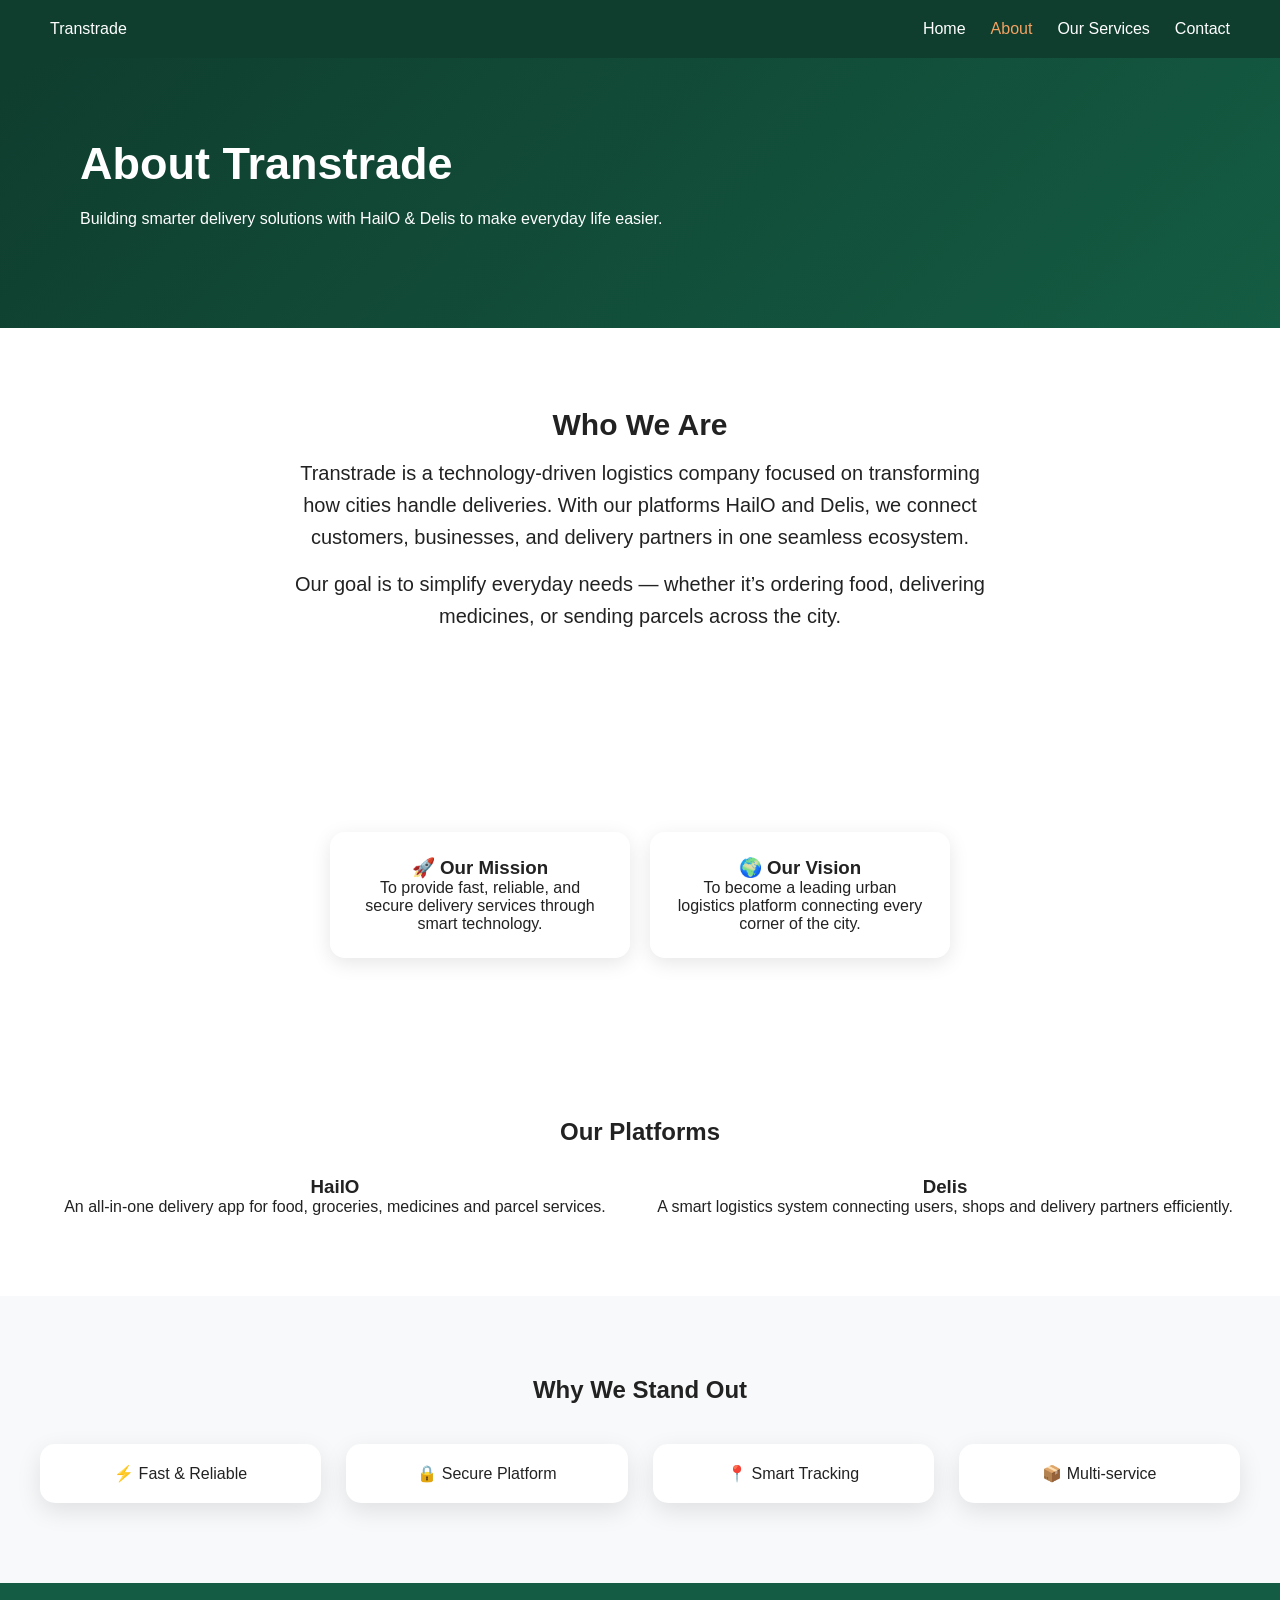
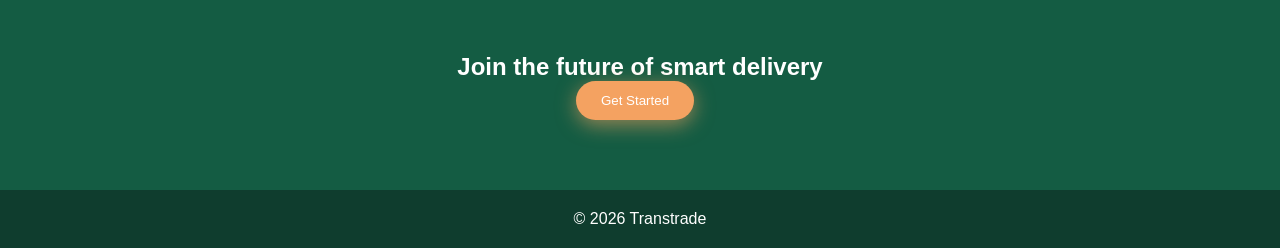
<file: Aboutus.html>
<!DOCTYPE html>
<html lang="en">
<head>
  <meta charset="UTF-8">
  <title>About Us | Transtrade</title>
  <meta name="viewport" content="width=device-width, initial-scale=1.0">

  <link rel="stylesheet" href="style.css">
</head>

<body>

<!-- NAVBAR -->
<nav class="navbar">
  <div class="logo">Transtrade</div>

  <ul class="nav-links">
    <li><a href="index.html">Home</a></li>
    <li><a href="Aboutus.html" class="active">About</a></li>
    <li><a href="services.html">Our Services</a></li>
    <li><a href="contact.html">Contact</a></li>
  </ul>
</nav>

<!-- HERO -->
<section class="hero">
  <div class="hero-text">
    <h1>About Transtrade</h1>
    <p>
      Building smarter delivery solutions with HailO & Delis to make everyday life easier.
    </p>
  </div>
</section>

<!-- COMPANY STORY -->
<section class="about-section">
  <h2>Who We Are</h2>
  <p>
    Transtrade is a technology-driven logistics company focused on transforming
    how cities handle deliveries. With our platforms HailO and Delis,
    we connect customers, businesses, and delivery partners in one seamless ecosystem.
  </p>

  <p>
    Our goal is to simplify everyday needs — whether it’s ordering food,
    delivering medicines, or sending parcels across the city.
  </p>
</section>

<!-- MISSION & VISION -->
<section class="mission-vision">

  <div class="mv-card">
    <h3>🚀 Our Mission</h3>
    <p>
      To provide fast, reliable, and secure delivery services through smart technology.
    </p>
  </div>

  <div class="mv-card">
    <h3>🌍 Our Vision</h3>
    <p>
      To become a leading urban logistics platform connecting every corner of the city.
    </p>
  </div>

</section>

<!-- ABOUT APPS -->
<section class="about-apps">
  <h2>Our Platforms</h2>

  <div class="grid">

    <div class="card">
      <h3>HailO</h3>
      <p>
        An all-in-one delivery app for food, groceries, medicines and parcel services.
      </p>
    </div>

    <div class="card">
      <h3>Delis</h3>
      <p>
        A smart logistics system connecting users, shops and delivery partners efficiently.
      </p>
    </div>

  </div>
</section>

<!-- WHY US -->
<section class="why">
  <h2>Why We Stand Out</h2>

  <div class="why-grid">
    <div class="why-card">⚡ Fast & Reliable</div>
    <div class="why-card">🔒 Secure Platform</div>
    <div class="why-card">📍 Smart Tracking</div>
    <div class="why-card">📦 Multi-service</div>
  </div>
</section>

<!-- CTA -->
<section class="cta">
  <h2>Join the future of smart delivery</h2>
  <button class="btn">Get Started</button>
</section>

<footer>
  <p>© 2026 Transtrade</p>
</footer>

</body>
</html>
</file>
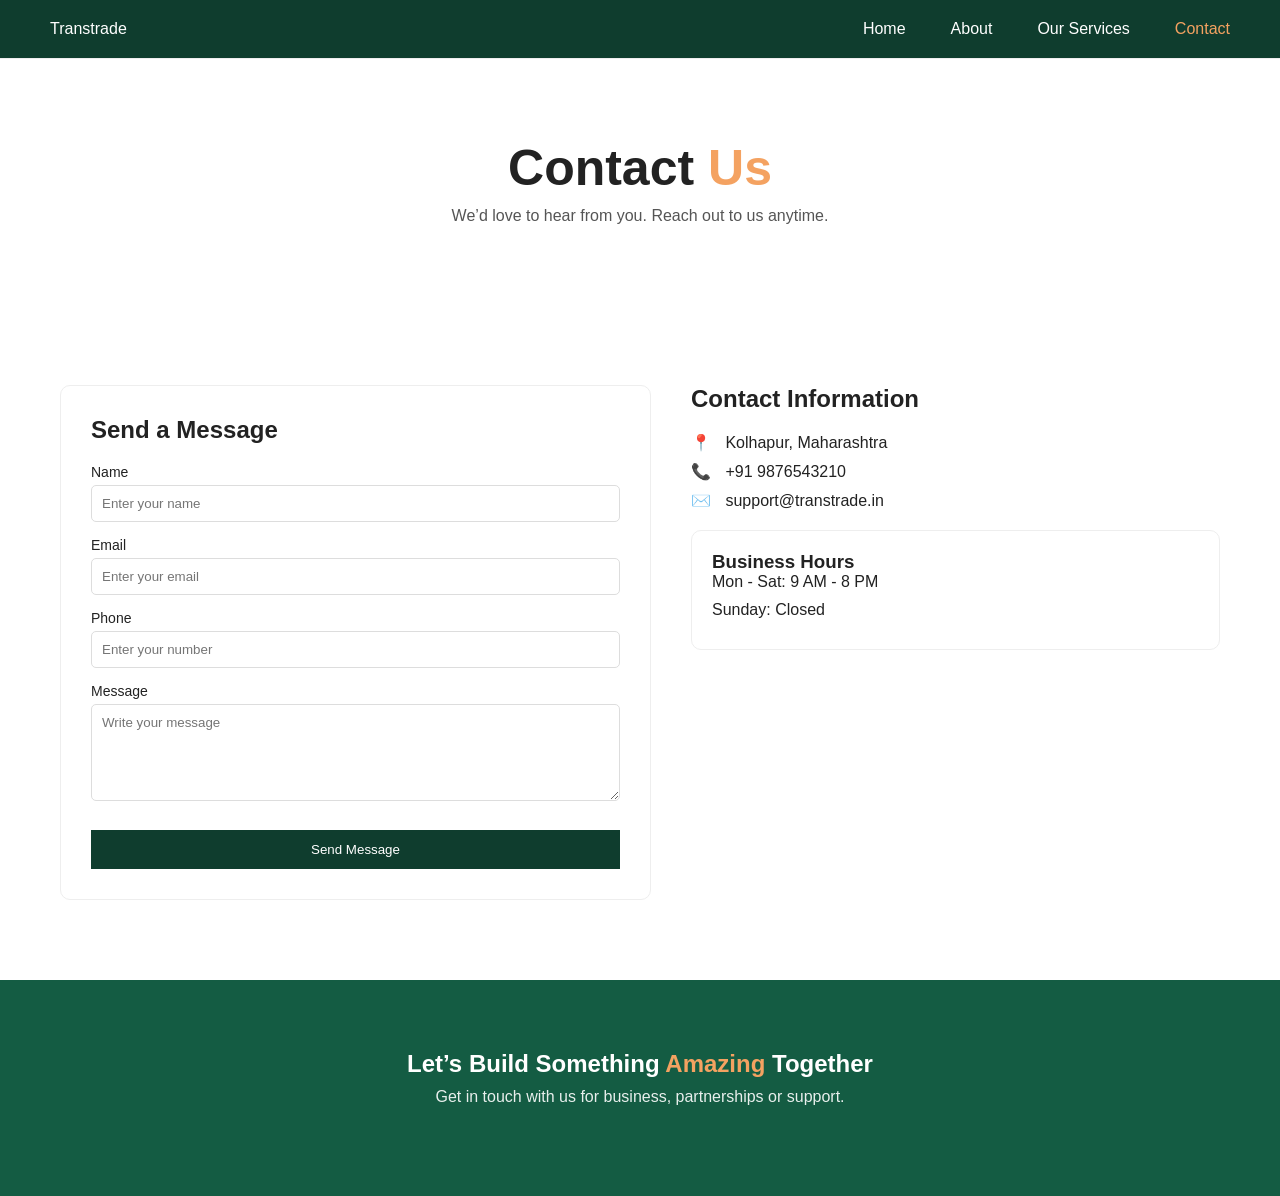
<file: contact.html>
<!DOCTYPE html>
<html lang="en">
<head>
  <meta charset="UTF-8">
  <title>Contact Us | Transtrade</title>
  <link rel="stylesheet" href="contact.css">
   <link rel="stylesheet" href="style.css">
</head>

<body>

<!-- NAVBAR -->
<nav class="navbar">
  <div class="logo">Transtrade</div>
  <ul class="nav-links">
    <li><a href="index.html">Home</a></li>
    <li><a href="Aboutus.html">About</a></li>
    <li><a href="services.html">Our Services</a></li>
    <li><a href="contact.html" class="active">Contact</a></li>
  </ul>
</nav>

<!-- HEADER -->
<section class="header">
  <h1>Contact <span>Us</span></h1>
  <p>We’d love to hear from you. Reach out to us anytime.</p>
</section>

<!-- CONTACT SECTION -->
<section class="contact-section">

  <!-- LEFT FORM -->
  <div class="contact-form">

    <h2>Send a Message</h2>

    <form>

      <div class="input-group">
        <label>Name</label>
        <input type="text" placeholder="Enter your name">
      </div>

      <div class="input-group">
        <label>Email</label>
        <input type="email" placeholder="Enter your email">
      </div>

      <div class="input-group">
        <label>Phone</label>
        <input type="text" placeholder="Enter your number">
      </div>

      <div class="input-group">
        <label>Message</label>
        <textarea rows="5" placeholder="Write your message"></textarea>
      </div>

      <button type="submit">Send Message</button>

    </form>
  </div>

  <!-- RIGHT INFO -->
  <div class="contact-info">

    <h2>Contact Information</h2>

    <p><span>📍</span> Kolhapur, Maharashtra</p>
    <p><span>📞</span> +91 9876543210</p>
    <p><span>✉️</span> support@transtrade.in</p>

    <div class="info-box">
      <h3>Business Hours</h3>
      <p>Mon - Sat: 9 AM - 8 PM</p>
      <p>Sunday: Closed</p>
    </div>

  </div>

</section>

<!-- CTA -->
<section class="cta">
  <h2>Let’s Build Something <span>Amazing</span> Together</h2>
  <p>Get in touch with us for business, partnerships or support.</p>
</section>

</body>
</html>
</file>
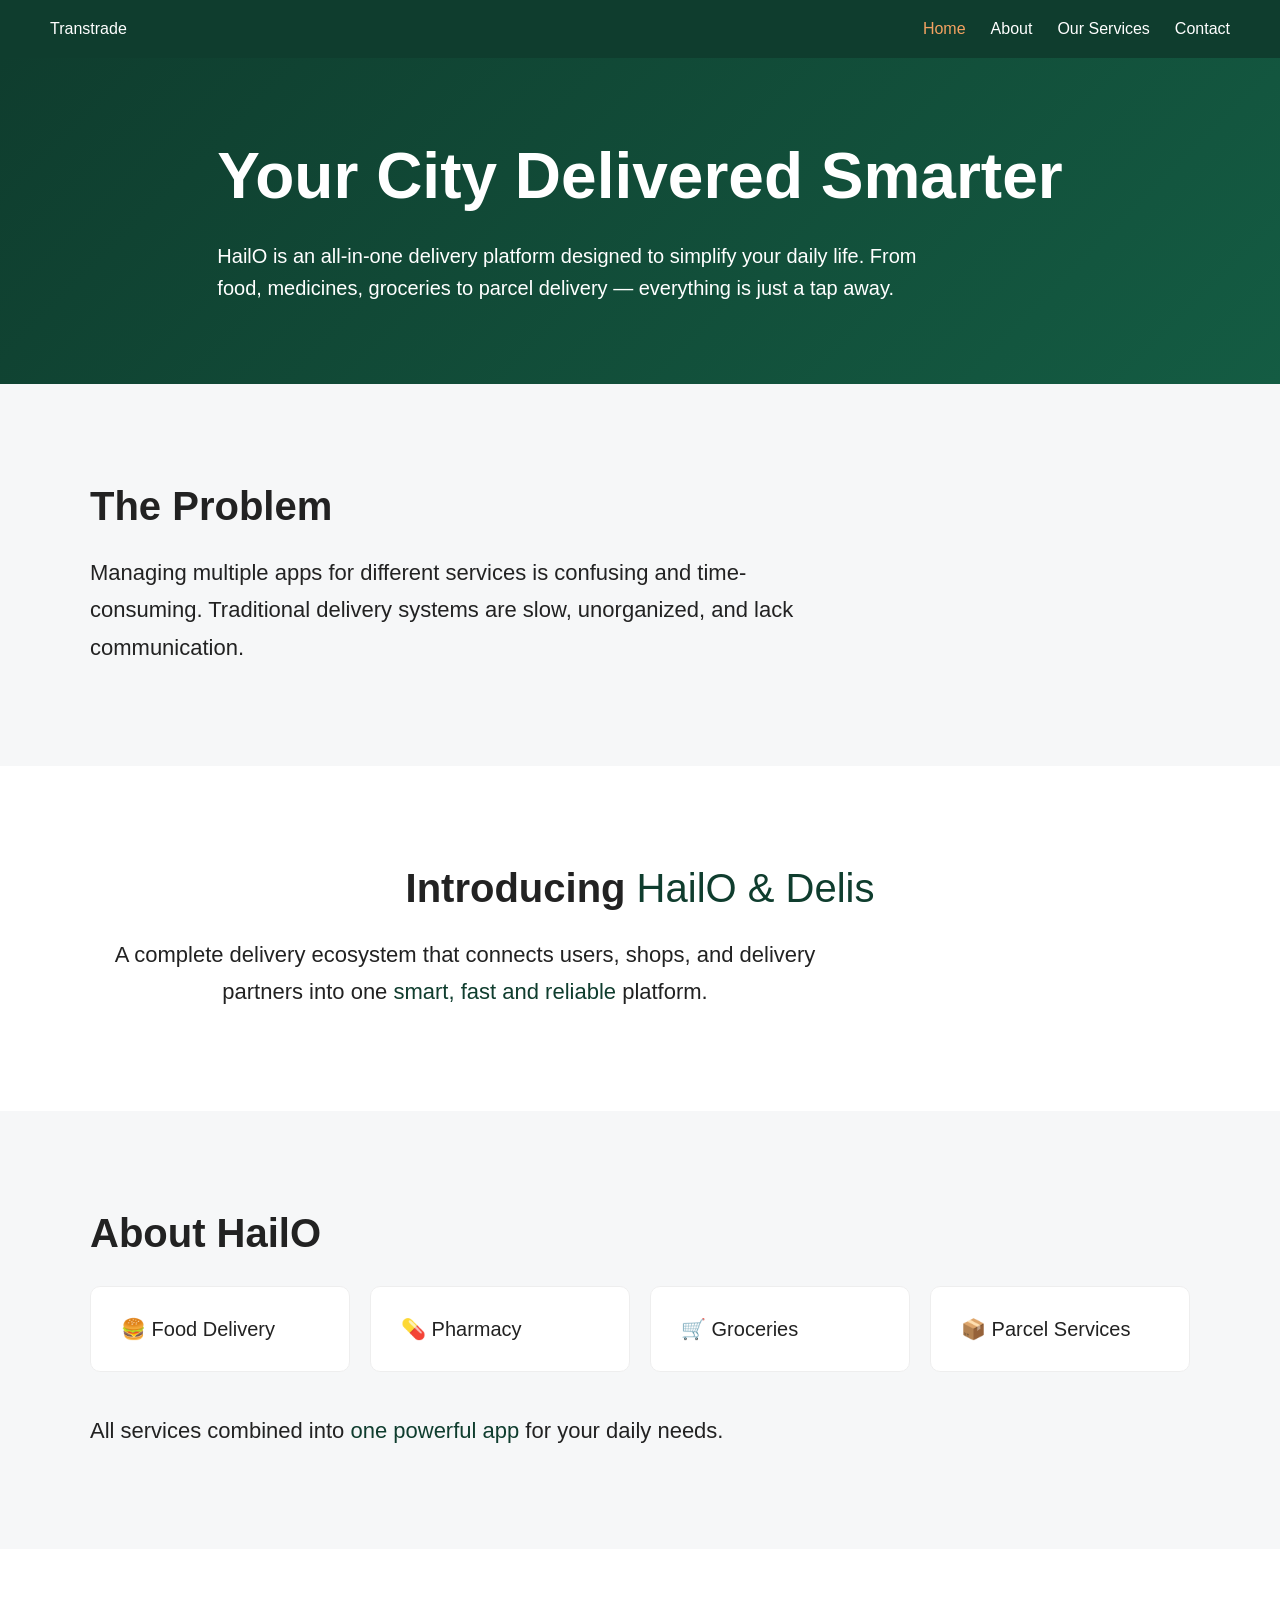
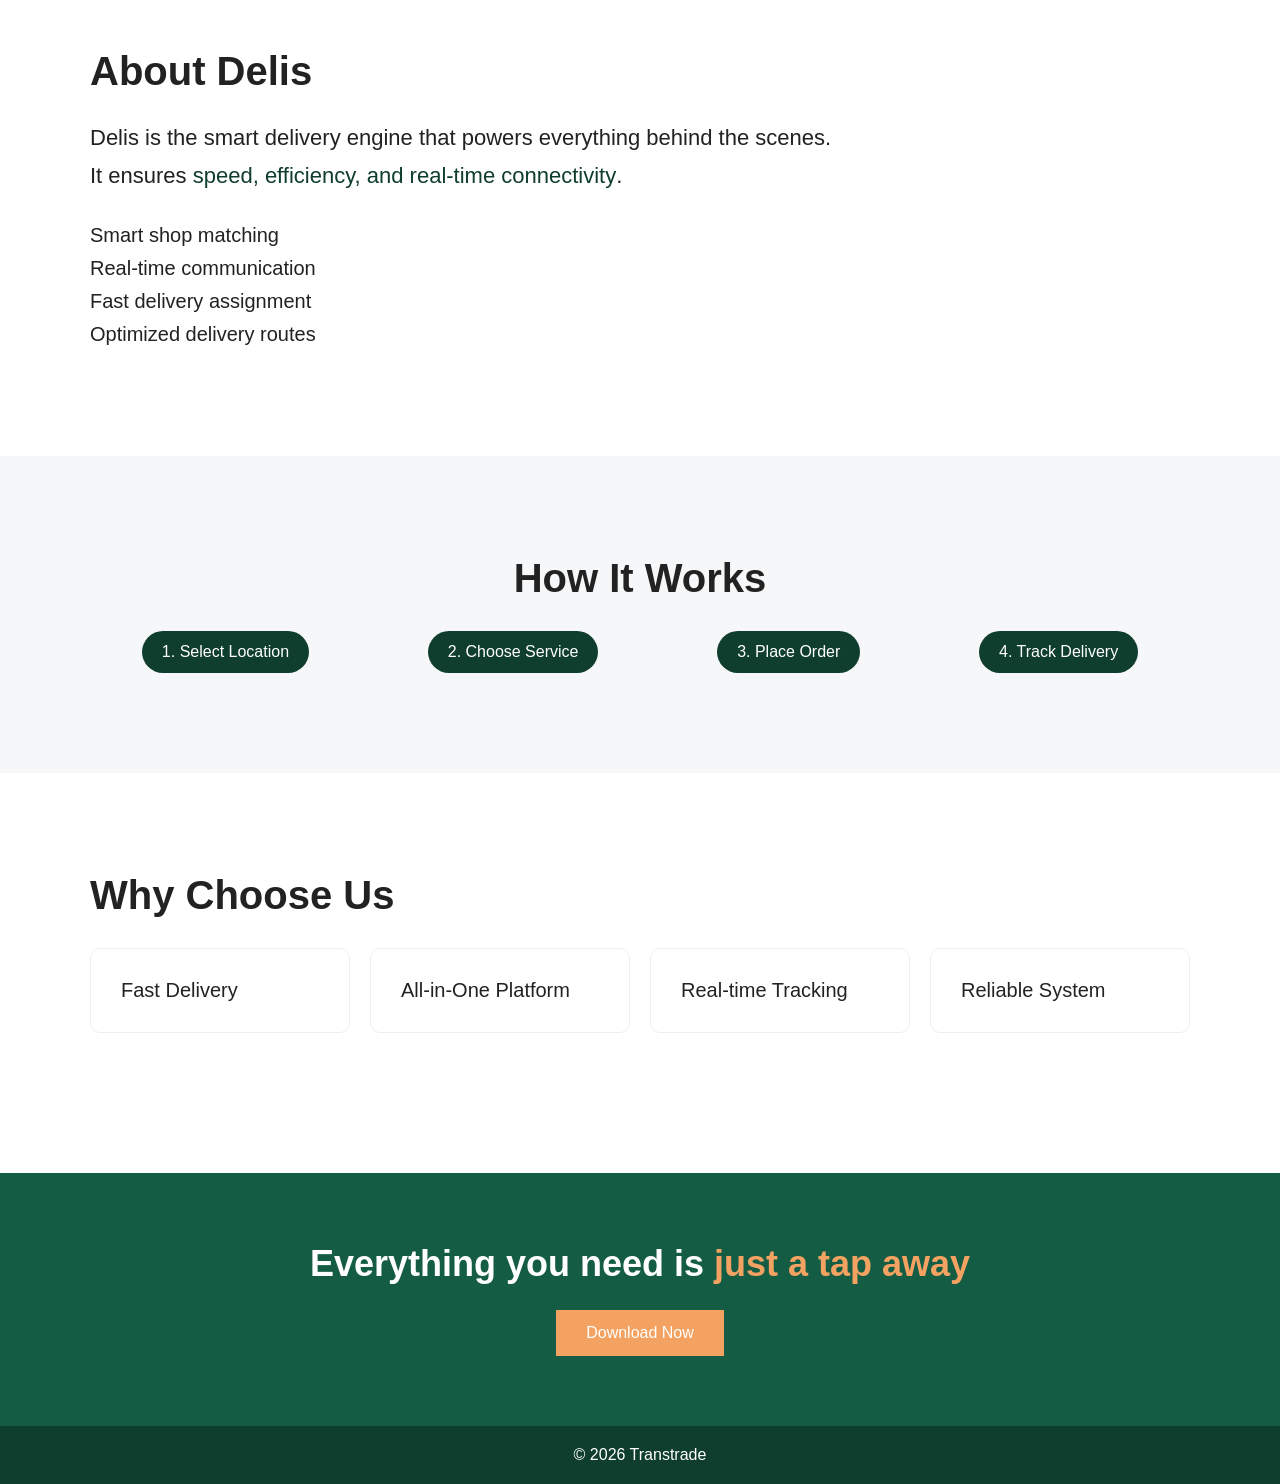
<file: services.html>
<!DOCTYPE html>
<html lang="en">
<head>
  <meta charset="UTF-8">
  <title>Transtrade | HailO & Delis</title>
  <meta name="viewport" content="width=device-width, initial-scale=1.0">

  <link rel="stylesheet" href="services.css">
  <link rel="stylesheet" href="style.css">
</head>

<body>

<!-- NAVBAR -->
<nav class="navbar">
  <div class="logo">Transtrade</div>
  <ul class="nav-links">
    <li><a href="index.html" class="active">Home</a></li>
    <li><a href="Aboutus.html">About</a></li>
    <li><a href="services.html">Our Services</a></li>
    <li><a href="contact.html">Contact</a></li>
  </ul>
</nav>




<!-- HERO -->
<section class="hero">
  <div class="container">
    <h1>
      Your City <span>Delivered Smarter</span>
    </h1>

    <p class="hero-text">
      HailO is an all-in-one delivery platform designed to simplify your daily life.
      From <span>food</span>, <span>medicines</span>, <span>groceries</span> to 
      <span>parcel delivery</span> — everything is just a tap away.
    </p>
  </div>
</section>

<!-- PROBLEM -->
<section class="section light">
  <div class="container">

    <h2>The Problem</h2>

    <p class="big-text">
      Managing multiple apps for different services is confusing and time-consuming.
      Traditional delivery systems are slow, unorganized, and lack communication.
    </p>

  </div>
</section>

<!-- SOLUTION -->
<section class="section">
  <div class="container center">

    <h2>Introducing <span>HailO & Delis</span></h2>

    <p class="big-text">
      A complete delivery ecosystem that connects users, shops, and delivery partners
      into one <span>smart, fast and reliable</span> platform.
    </p>

  </div>
</section>

<!-- HAILO -->
<section class="section light">
  <div class="container">

    <h2>About HailO</h2>

    <div class="grid big-grid">
      <div class="card">🍔 Food Delivery</div>
      <div class="card">💊 Pharmacy</div>
      <div class="card">🛒 Groceries</div>
      <div class="card">📦 Parcel Services</div>
    </div>

    <p class="big-text">
      All services combined into <span>one powerful app</span> for your daily needs.
    </p>

  </div>
</section>

<!-- DELIS -->
<section class="section">
  <div class="container">

    <h2>About Delis</h2>

    <p class="big-text">
      Delis is the smart delivery engine that powers everything behind the scenes.
      It ensures <span>speed, efficiency, and real-time connectivity</span>.
    </p>

    <div class="list">
      <div>Smart shop matching</div>
      <div>Real-time communication</div>
      <div>Fast delivery assignment</div>
      <div>Optimized delivery routes</div>
    </div>

  </div>
</section>

<!-- HOW -->
<section class="section light">
  <div class="container center">

    <h2>How It Works</h2>

    <div class="steps">
      <span>1. Select Location</span>
      <span>2. Choose Service</span>
      <span>3. Place Order</span>
      <span>4. Track Delivery</span>
    </div>

  </div>
</section>

<!-- WHY -->
<section class="section">
  <div class="container">

    <h2>Why Choose Us</h2>

    <div class="grid big-grid">
      <div class="card">Fast Delivery</div>
      <div class="card">All-in-One Platform</div>
      <div class="card">Real-time Tracking</div>
      <div class="card">Reliable System</div>
    </div>

  </div>
</section>

<!-- CTA -->
<section class="cta">
  <h2>
    Everything you need is <span>just a tap away</span>
  </h2>
  <button>Download Now</button>
</section>




<footer>
  <p>© 2026 Transtrade</p>
</footer>

<script src="script.js"></script>

</body>
</html>
</file>
<file: style.css>
* {
  margin: 0;
  padding: 0;
  box-sizing: border-box;
  font-family: 'Poppins', sans-serif;
}

/* BODY */
body {
  background: #ffffff;
  color: #222;
}

/* NAVBAR */
.navbar {
  display: flex;
  justify-content: space-between;
  padding: 20px 50px;
  position: sticky;
  top: 0;
  background: #0f3d2e;
  color: white;
}

.nav-links {
  display: flex;
  list-style: none;
  gap: 25px;
}

.nav-links a {
  color: white;
  text-decoration: none;
}

.nav-links a.active,
.nav-links a:hover {
  color: #f4a261;
}

/* HERO (DARK) */
.hero {
  display: flex;
  align-items: center;
  padding: 80px;
  background: linear-gradient(135deg, #0f3d2e, #145c43);
  color: white;
}

.hero-text h1 {
  font-size: 45px;
}

.hero-text p {
  margin: 20px 0;
}

.hero-img img {
  width: 400px;
}

/* BUTTONS */
.btn {
  background: #f4a261;
  border: none;
  padding: 12px 25px;
  border-radius: 25px;
  margin-right: 10px;
  cursor: pointer;
  color: white;
}

.btn-outline {
  border: 2px solid white;
  padding: 10px 25px;
  border-radius: 25px;
  background: transparent;
  color: white;
}

/* WHITE SECTION */
section {
  padding: 80px 40px;
}

.apps, .features {
  background: #ffffff;
  color: #222;
}

/* LIGHT SECTION */
.how {
  background: #f8f9fa;
  margin-bottom: 20px;
}

/* GRID */
.grid {
  display: grid;
  grid-template-columns: repeat(auto-fit, minmax(250px,1fr));
  gap: 20px;
  margin-top: 30px;
}

/* CARD */

/* ============================= */
/* PLATFORM RECTANGULAR CARDS */
/* ============================= */

.platform-cards {
  display: flex;
    justify-content: center;
  align-items: center;
  gap: 25px;
  margin-top: 40px;
}

/* BIG RECTANGLE CARD */
.platform-card {
  width: 550px;
  max-width: 90%;
  padding: 30px;

  background: #ffffff;
  color: #222;

  border-radius: 20px;
  box-shadow: 0 10px 30px rgba(0,0,0,0.1);

  text-align: center;
  cursor: pointer;
  transition: all 0.3s ease;
}

/* HOVER EFFECT */
.platform-card:hover {
  transform: translateY(-8px);
  box-shadow: 0 15px 40px rgba(0,0,0,0.2);
}

/* ACTIVE (ORANGE LIKE YOUR UI) */
.platform-card.active {
  background: #f4a261;
  color: #ffffff;
}

/* TEXT STYLING */
.platform-card h3 {
  margin-bottom: 10px;
  font-size: 20px;
}

.platform-card p {
  font-size: 15px;
  line-height: 1.6;
}
/* ICON GRID */
.icon-grid {
  display: flex;
  justify-content: center;
  gap: 20px;
  margin-top: 30px;
}

/* SMALL ICON CARDS */
.icon-card {
  width: 100px;
  height: 100px;

  display: flex;
  flex-direction: column;
  justify-content: center;
  align-items: center;

  background: white;
  color: #222;
  border-radius: 15px;

  cursor: pointer;
  transition: 0.3s;
  box-shadow: 0 5px 15px rgba(0,0,0,0.1);
}

.icon-card p {
  font-size: 12px;
  margin-top: 5px;
}

/* ACTIVE + HOVER */
.icon-card:hover,
.icon-card.active {
  background: #f4a261;
  color: white;
  transform: scale(1.1);
}

/* DETAIL CARD */
.app-details {
  margin-top: 40px;
  display: flex;
  justify-content: center;
}

/* BIG CARD */
.detail-card {
  display: none;
  max-width: 500px;

  background: white;
  color: #222;
  padding: 30px;
  border-radius: 20px;

  box-shadow: 0 10px 30px rgba(0,0,0,0.15);
  text-align: center;
  animation: fadeIn 0.5s ease;
}

.detail-card.active {
  display: block;
}

/* ANIMATION */
@keyframes fadeIn {
  from {
    opacity: 0;
    transform: translateY(20px);
  }
  to {
    opacity: 1;
    transform: translateY(0);
  }
}
/* STEPS */
.steps {
  display: flex;
  justify-content: space-around;
  flex-wrap: wrap;
  gap: 15px;
}

.step {
  background: white;
  padding: 15px;
  border-radius: 10px;
  box-shadow: 0 5px 15px rgba(0,0,0,0.1);
}

/* STATS (DARK AGAIN) */
.stats {
  display: flex;
  justify-content: space-around;
  padding: 50px;
  background: #0f3d2e;
  color: white;
}

.stat h3 {
  color: #f4a261;
}

/* CTA */
.cta {
  text-align: center;
  padding: 60px;
  background: #145c43;
  color: white;
}
/* WHY SECTION */
.why {
  background: #f8f9fa;
  text-align: center;
}

.why h2 {
  margin-bottom: 40px;
}

/* GRID */
.why-grid {
  display: grid;
  grid-template-columns: repeat(auto-fit, minmax(220px, 1fr));
  gap: 25px;
}

/* CARD */
.why-card {
  background: white;
  padding: 25px;
  border-radius: 15px;
  text-align: center;

  box-shadow: 0 8px 25px rgba(0,0,0,0.1);
  transition: 0.3s;
}

.why-card:hover {
  transform: translateY(-8px);
}

/* ICON */
.why-card .icon {
  font-size: 30px;
  margin-bottom: 10px;
}

/* TEXT */
.why-card h3 {
  margin-bottom: 8px;
}

/* STATS IMPROVED */
.stats {
  display: flex;
  justify-content: space-around;
  padding: 60px;
  background: linear-gradient(135deg, #0f3d2e, #145c43);
}

.stat-box {
  text-align: center;
}

.stat-box h3 {
  font-size: 35px;
  color: #f4a261;
}

.stat-box p {
  margin-top: 5px;
}

/* CTA IMPROVED */
.cta {
  text-align: center;
  padding: 70px;
  background: #145c43;
  color: white;
}

.cta p {
  margin: 10px 0 20px;
  opacity: 0.9;
}

.cta .btn {
  box-shadow: 0 5px 20px rgba(244,162,97,0.6);
}

/* FOOTER */
footer {
  text-align: center;
  padding: 20px;
  background: #0f3d2e;
  color: white;
}
/* ABOUT PAGE */

/* SECTION */
.about-section {
  max-width: 800px;
  margin: auto;
  text-align: center;
  font-size: 20px;
}

.about-section p {
  margin-top: 15px;
  line-height: 1.6;
}

/* MISSION VISION */
.mission-vision {
  display: flex;
  gap: 20px;
  justify-content: center;
  margin-top: 40px;
  flex-wrap: wrap;
}

.mv-card {
  background: rgba(255, 255, 255, 0.7);
  padding: 25px;
  border-radius: 15px;
  width: 300px;
 

  box-shadow: 0 5px 20px rgba(0,0,0,0.1);
  text-align: center;
}

/* APPS */
.about-apps {
  text-align: center;
}

/* WHY (reuse existing but small tweak) */
.why-card {
  padding: 20px;
  font-weight: 500;
}

/* SECTION */
.accordion-section {
  padding: 80px 20px;
  background: #f8f9fa;
  text-align: center;
}

/* ITEM */
.accordion-item {
  margin: 20px auto;
  max-width: 800px;
}

/* TITLE */
.accordion-title {
  background: #0f3d2e;
  color: white;
  padding: 15px;
  border-radius: 10px;
  cursor: pointer;
  font-weight: 500;
  transition: 0.3s;
}

.accordion-title:hover {
  background: #145c43;
}

/* CONTENT */
.accordion-content {
  display: none;
  background: white;
  padding: 20px;
  border-radius: 0 0 10px 10px;
}

/* GRID */
.accordion-grid {
  display: grid;
  grid-template-columns: 1fr 1fr;
  gap: 20px;
}

/* CARDS */
.acc-card {
  background: #ffffff;
  padding: 20px;
  border-radius: 10px;

  box-shadow: 0 5px 15px rgba(0,0,0,0.1);
  text-align: left;
}
</file>
<file: contact.css>
* {
  margin: 0;
  padding: 0;
  box-sizing: border-box;
  font-family: Poppins;
}

body {
  background: #f9fafb;
  color: #111;
}

/* NAVBAR */
.navbar {
  display: flex;
  justify-content: space-between;
  padding: 20px 60px;
  background: white;
  border-bottom: 1px solid #eee;
}

.nav-links a {
  margin-left: 20px;
  text-decoration: none;
  color: #333;
}

.nav-links .active {
  color: #0f3d2e;
}

/* HEADER */
.header {
  padding: 80px 60px;
  text-align: center;
  background: white;
}

.header h1 {
  font-size: 50px;
}

.header span {
  color: #f4a261;
}

.header p {
  margin-top: 10px;
  color: #555;
}

/* CONTACT */
.contact-section {
  display: flex;
  gap: 40px;
  padding: 80px 60px;
}

/* FORM */
.contact-form {
  flex: 1;
  background: white;
  padding: 30px;
  border: 1px solid #eee;
  border-radius: 10px;
}

.contact-form h2 {
  margin-bottom: 20px;
}

.input-group {
  margin-bottom: 15px;
}

.input-group label {
  display: block;
  margin-bottom: 5px;
  font-size: 14px;
}

.input-group input,
.input-group textarea {
  width: 100%;
  padding: 10px;
  border: 1px solid #ddd;
  border-radius: 5px;
}

/* BUTTON */
.contact-form button {
  margin-top: 10px;
  padding: 12px;
  width: 100%;
  border: none;
  background: #0f3d2e;
  color: white;
  cursor: pointer;
}

/* INFO */
.contact-info {
  flex: 1;
}

.contact-info h2 {
  margin-bottom: 20px;
}

.contact-info p {
  margin-bottom: 10px;
  font-size: 16px;
}

.contact-info span {
  margin-right: 10px;
}

/* INFO BOX */
.info-box {
  margin-top: 20px;
  padding: 20px;
  background: white;
  border: 1px solid #eee;
  border-radius: 10px;
}

/* CTA */
.cta {
  text-align: center;
  padding: 80px;
  background: #0f3d2e;
  color: white;
}

.cta span {
  color: #f4a261;
}
</file>
<file: services.css>
* {
  margin: 0;
  padding: 0;
  box-sizing: border-box;
  font-family: Poppins;
}

body {
  background: #ffffff;
  color: #111;
}

/* CONTAINER */
.container {
  max-width: 1100px;
  margin: auto;
}

/* HERO */
.hero {
  padding: 120px 40px;
}

.hero h1 {
  font-size: 64px;
  line-height: 1.2;
  font-weight: 600;
}

/* .hero span {
  color: #0f4a261;
} */
.highlight {
  color: #f4a261; /* yellow/orange premium */
}

.hero-text {
  font-size: 20px;
  margin-top: 25px;
  max-width: 700px;
  line-height: 1.6;
}

/* SECTION */
.section {
  padding: 100px 40px;
}

.section.light {
  background: #f6f7f8;
}

.section h2 {
  font-size: 40px;
  margin-bottom: 25px;
}

.section span {
  color: #0f3d2e;
  font-weight: 500;
}

/* BIG TEXT */
.big-text {
  font-size: 22px;
  line-height: 1.7;
  max-width: 750px;
}

/* GRID */
.grid {
  display: grid;
  gap: 20px;
  margin: 40px 0;
}

.big-grid {
  grid-template-columns: repeat(2, 1fr);
}

/* CARD */
.card {
  padding: 30px;
  font-size: 20px;
  background: white;
  border: 1px solid #eee;
  border-radius: 10px;
}

/* LIST */
.list {
  margin-top: 30px;
}

.list div {
  font-size: 20px;
  margin-bottom: 10px;
}

/* STEPS */
.steps {
  display: flex;
  flex-wrap: wrap;
  gap: 15px;
  justify-content: center;
  margin-top: 30px;
}

.steps span {
  padding: 12px 20px;
  background: #0f3d2e;
  color: white;
  border-radius: 25px;
}

/* CENTER */
.center {
  text-align: center;
}

/* CTA */
.cta {
  padding: 100px 40px;
  text-align: center;
  background: #0f3d2e;
  color: white;
}

.cta h2 {
  font-size: 36px;
}

.cta span {
  color: #f4a261;
}

.cta button {
  margin-top: 25px;
  padding: 14px 30px;
  background: #f4a261;
  border: none;
  color: white;
  font-size: 16px;
  cursor: pointer;
}
</file>
